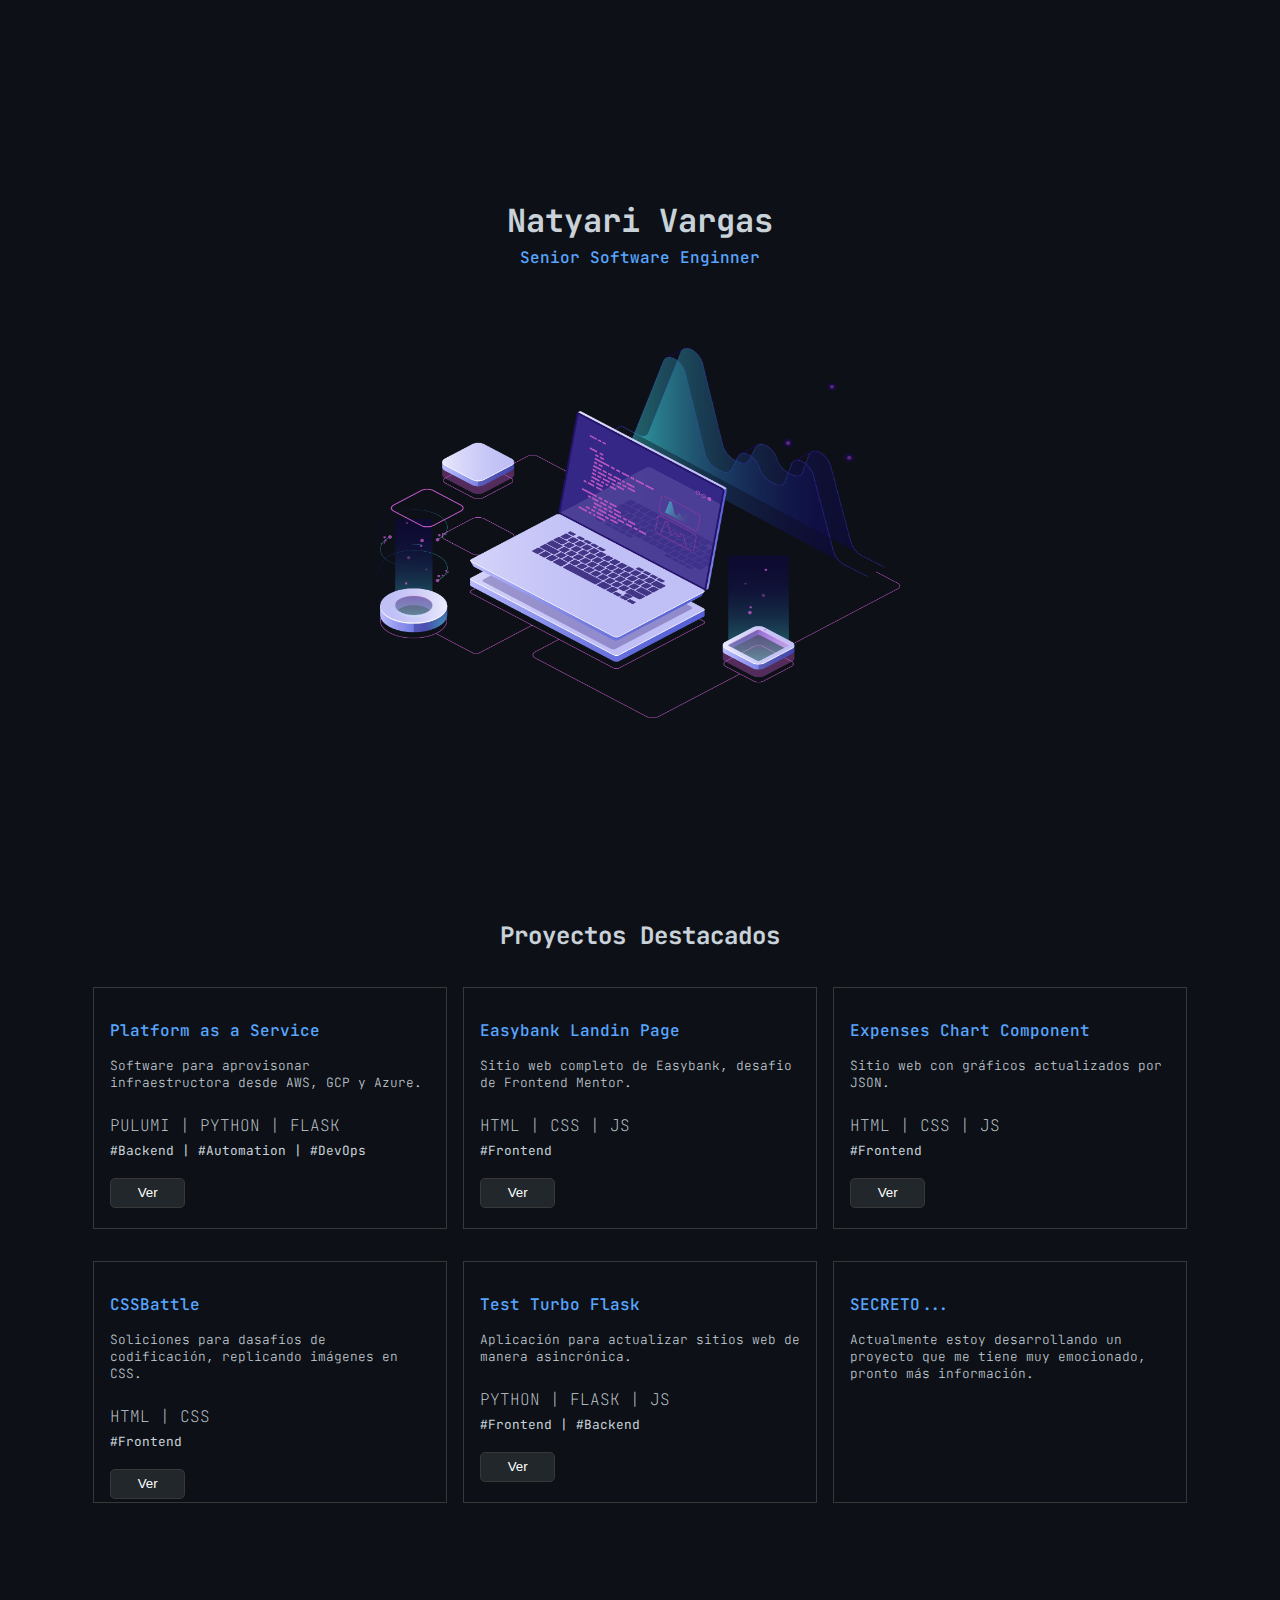
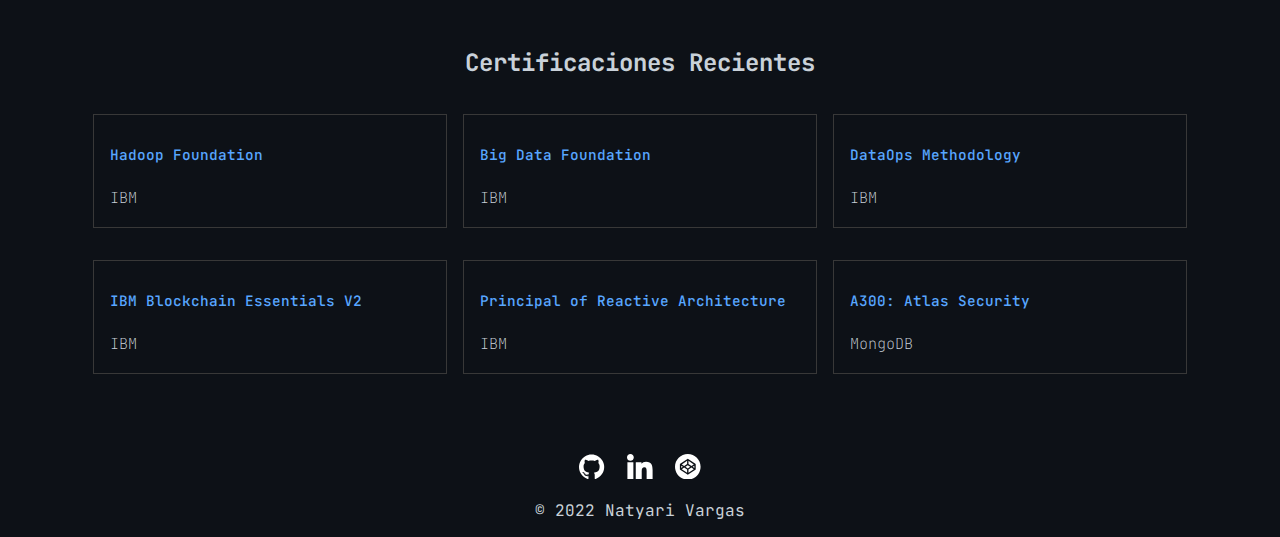
<file: index.html>
<!DOCTYPE html>
<html lang="es">
<head>
    <meta charset="UTF-8">
    <meta http-equiv="X-UA-Compatible" content="IE=edge">
    <meta name="viewport" content="width=device-width, initial-scale=1.0">
    <meta name="description" content="Web personal de Natyari, publicaciones sobre programación web, desarrollo de software y tecnología">
    <meta name="author" content="Natyari Vargas">
    <meta name="keywords" content="software, programación, natyari, desarrollo, web, apps, javascript, python, css">
    <title>Natyari </title>
    <link rel="icon" type="image/x-icon" href="/img/favicon.ico">
    <link rel="stylesheet" href="css/style.css">
    
    <!-- Global site tag (gtag.js) - Google Analytics -->
    <script async src="https://www.googletagmanager.com/gtag/js?id=G-Y2J79TVTE3"></script>
    <script>
        window.dataLayer = window.dataLayer || [];
        function gtag(){dataLayer.push(arguments);}
        gtag('js', new Date());

        gtag('config', 'G-Y2J79TVTE3');
    </script>
</head>
<body>
    <nav>
         <!--
        <div class="logo">
            N
        </div>
      
        <div class="menu">
            <ul>
                <li class="activate"> <a href="#" > About </a> </li>
                <li> <a href="#"> Blog </a> </li>
                <li> <a href="#"> Portfolio </a> </li>
                <li> <a href="#"> Contact </a> </li>
            </ul>
        </div>
        -->
    </nav>

    <div class="container-about">
        <div class="name">
           <h1>Natyari Vargas</h1> 
           <p class="pues">Senior Software Enginner </p>
        </div>
        <div class="image-header">
           <img src="img/img-header.png" alt="Imagen de header">
        </div>
    </div>

    <div class="container-proyectos">
        <h2>Proyectos Destacados</h2>
        <div class="pinned">
            <div class="proyecto">
                <p class="titulo-proyecto">Platform as a Service</p>
                <p class="descripcion">Software para aprovisonar infraestructora desde  AWS, GCP y Azure.</p>
                <p class="lenguajes">PULUMI | PYTHON | FLASK  </p>
                <p class="stack">#Backend | #Automation | #DevOps </p>
                <a href="https://github.com/Natvoc/platform-as-a-service" target="_blank">
                    <button>Ver </button>
                </a>
            </div>
            <div class="proyecto">
                <p class="titulo-proyecto">Easybank Landin Page</p>
                <p class="descripcion">Sitio web completo de Easybank, desafio de Frontend Mentor.</p>
                <p class="lenguajes">HTML | CSS | JS  </p>
                <p class="stack">#Frontend  </p>
                <a href="https://github.com/Natvoc/Test-Turbo-Flask" target="_blank">
                    <button> Ver </button>
                </a>
            </div>
            <div class="proyecto">
                <p class="titulo-proyecto">Expenses Chart Component</p>
                <p class="descripcion">Sitio web con gráficos actualizados por JSON.</p>
                <p class="lenguajes"> HTML | CSS | JS   </p>
                <p class="stack">#Frontend  </p>
                <a href="https://github.com/Natvoc/Expenses_chart_component" target="_blank">
                    <button>Ver </button>
                </a>
            </div>
        </div>
        <div class="pinned">
            <div class="proyecto">
                <p class="titulo-proyecto">CSSBattle</p>
                <p class="descripcion">Soliciones para dasafíos de codificación, replicando imágenes en CSS.</p>
                <p class="lenguajes">HTML | CSS   </p>
                <p class="stack">#Frontend  </p>
                <a href="https://github.com/Natvoc/CSS_Battle" target="_blank">
                    <button>Ver </button>
                </a>
            </div>
            <div class="proyecto">
                <p class="titulo-proyecto">Test Turbo Flask</p>
                <p class="descripcion">Aplicación para actualizar sitios web de manera asincrónica.</p>
                <p class="lenguajes">PYTHON | FLASK | JS  </p>
                <p class="stack">#Frontend | #Backend </p>
                <a href="https://github.com/Natvoc/Test-Turbo-Flask" target="_blank">
                    <button> Ver </button>
                </a>
            </div>
            <div class="proyecto">
                <p class="titulo-proyecto">SECRETO...</p>
                <p class="descripcion">Actualmente estoy desarrollando un proyecto que me tiene  muy emocionado, pronto más información.</p>
               
            </div>
            
        </div>
    </div>


    <div class="container-certificaciones">
        <h2>Certificaciones Recientes</h2>
        <div class="pinned-cer">
            <div class="certi">
                <p class="titulo-certi">Hadoop Foundation </p>
                <p class="empresa">IBM </p>
            </div>

            <div class="certi">
                <p class="titulo-certi">Big Data Foundation</p>
                <p class="empresa">IBM </p>
            </div>

            <div class="certi">
                <p class="titulo-certi">DataOps Methodology</p>
                <p class="empresa">IBM</p>
            </div>
        </div>
    </div>

    <div class="container-certificaciones">
        <div class="pinned-cer">
            <div class="certi">
                <p class="titulo-certi">IBM Blockchain Essentials V2</p>
                <p class="empresa">IBM </p>
            </div>

            <div class="certi">
                <p class="titulo-certi">Principal of Reactive Architecture</p>
                <p class="empresa">IBM </p>
            </div>

            <div class="certi">
                <p class="titulo-certi">A300: Atlas Security</p>
                <p class="empresa">MongoDB</p>
            </div>
        </div>
    </div>
    <footer>
        <div class="redes">
            <a href="https://github.com/Natvoc" target="_blank">
                <svg  viewBox="0 -0.5 25 25" xmlns="http://www.w3.org/2000/svg"><path d="m12.301 0h.093c2.242 0 4.34.613 6.137 1.68l-.055-.031c1.871 1.094 3.386 2.609 4.449 4.422l.031.058c1.04 1.769 1.654 3.896 1.654 6.166 0 5.406-3.483 10-8.327 11.658l-.087.026c-.063.02-.135.031-.209.031-.162 0-.312-.054-.433-.144l.002.001c-.128-.115-.208-.281-.208-.466 0-.005 0-.01 0-.014v.001q0-.048.008-1.226t.008-2.154c.007-.075.011-.161.011-.249 0-.792-.323-1.508-.844-2.025.618-.061 1.176-.163 1.718-.305l-.076.017c.573-.16 1.073-.373 1.537-.642l-.031.017c.508-.28.938-.636 1.292-1.058l.006-.007c.372-.476.663-1.036.84-1.645l.009-.035c.209-.683.329-1.468.329-2.281 0-.045 0-.091-.001-.136v.007c0-.022.001-.047.001-.072 0-1.248-.482-2.383-1.269-3.23l.003.003c.168-.44.265-.948.265-1.479 0-.649-.145-1.263-.404-1.814l.011.026c-.115-.022-.246-.035-.381-.035-.334 0-.649.078-.929.216l.012-.005c-.568.21-1.054.448-1.512.726l.038-.022-.609.384c-.922-.264-1.981-.416-3.075-.416s-2.153.152-3.157.436l.081-.02q-.256-.176-.681-.433c-.373-.214-.814-.421-1.272-.595l-.066-.022c-.293-.154-.64-.244-1.009-.244-.124 0-.246.01-.364.03l.013-.002c-.248.524-.393 1.139-.393 1.788 0 .531.097 1.04.275 1.509l-.01-.029c-.785.844-1.266 1.979-1.266 3.227 0 .025 0 .051.001.076v-.004c-.001.039-.001.084-.001.13 0 .809.12 1.591.344 2.327l-.015-.057c.189.643.476 1.202.85 1.693l-.009-.013c.354.435.782.793 1.267 1.062l.022.011c.432.252.933.465 1.46.614l.046.011c.466.125 1.024.227 1.595.284l.046.004c-.431.428-.718 1-.784 1.638l-.001.012c-.207.101-.448.183-.699.236l-.021.004c-.256.051-.549.08-.85.08-.022 0-.044 0-.066 0h.003c-.394-.008-.756-.136-1.055-.348l.006.004c-.371-.259-.671-.595-.881-.986l-.007-.015c-.198-.336-.459-.614-.768-.827l-.009-.006c-.225-.169-.49-.301-.776-.38l-.016-.004-.32-.048c-.023-.002-.05-.003-.077-.003-.14 0-.273.028-.394.077l.007-.003q-.128.072-.08.184c.039.086.087.16.145.225l-.001-.001c.061.072.13.135.205.19l.003.002.112.08c.283.148.516.354.693.603l.004.006c.191.237.359.505.494.792l.01.024.16.368c.135.402.38.738.7.981l.005.004c.3.234.662.402 1.057.478l.016.002c.33.064.714.104 1.106.112h.007c.045.002.097.002.15.002.261 0 .517-.021.767-.062l-.027.004.368-.064q0 .609.008 1.418t.008.873v.014c0 .185-.08.351-.208.466h-.001c-.119.089-.268.143-.431.143-.075 0-.147-.011-.214-.032l.005.001c-4.929-1.689-8.409-6.283-8.409-11.69 0-2.268.612-4.393 1.681-6.219l-.032.058c1.094-1.871 2.609-3.386 4.422-4.449l.058-.031c1.739-1.034 3.835-1.645 6.073-1.645h.098-.005zm-7.64 17.666q.048-.112-.112-.192-.16-.048-.208.032-.048.112.112.192.144.096.208-.032zm.497.545q.112-.08-.032-.256-.16-.144-.256-.048-.112.08.032.256.159.157.256.047zm.48.72q.144-.112 0-.304-.128-.208-.272-.096-.144.08 0 .288t.272.112zm.672.673q.128-.128-.064-.304-.192-.192-.32-.048-.144.128.064.304.192.192.32.044zm.913.4q.048-.176-.208-.256-.24-.064-.304.112t.208.24q.24.097.304-.096zm1.009.08q0-.208-.272-.176-.256 0-.256.176 0 .208.272.176.256.001.256-.175zm.929-.16q-.032-.176-.288-.144-.256.048-.224.24t.288.128.225-.224z"/></svg>
            </a>
            <a href="https://www.linkedin.com/in/natyari-vargas-oconitrillo-78262110a/" target="_blank">
                <svg version="1.1" id="Layer_1" xmlns="http://www.w3.org/2000/svg" xmlns:xlink="http://www.w3.org/1999/xlink" x="0px" y="0px"viewBox="0 0 310 310" style="enable-background:new 0 0 310 310;" xml:space="preserve"><g id="XMLID_801_">	<path id="XMLID_802_" d="M72.16,99.73H9.927c-2.762,0-5,2.239-5,5v199.928c0,2.762,2.238,5,5,5H72.16c2.762,0,5-2.238,5-5V104.73 C77.16,101.969,74.922,99.73,72.16,99.73z"/>	<path id="XMLID_803_" d="M41.066,0.341C18.422,0.341,0,18.743,0,41.362C0,63.991,18.422,82.4,41.066,82.4c22.626,0,41.033-18.41,41.033-41.038C82.1,18.743,63.692,0.341,41.066,0.341z"/><path id="XMLID_804_" d="M230.454,94.761c-24.995,0-43.472,10.745-54.679,22.954V104.73c0-2.761-2.238-5-5-5h-59.599c-2.762,0-5,2.239-5,5v199.928c0,2.762,2.238,5,5,5h62.097c2.762,0,5-2.238,5-5v-98.918c0-33.333,9.054-46.319,32.29-46.319c25.306,0,27.317,20.818,27.317,48.034v97.204c0,2.762,2.238,5,5,5H305c2.762,0,5-2.238,5-5V194.995C310,145.43,300.549,94.761,230.454,94.761z"/></g><g></g><g></g><g></g><g></g><g></g><g></g><g></g><g></g><g></g><g></g><g></g><g></g><g></g><g></g><g></g></svg>
            </a>
            <a href="https://codepen.io/natvoc" target="_blank">
                <svg viewBox="0 0 24 24" role="img" xmlns="http://www.w3.org/2000/svg"><title>CodePen icon</title><path d="M18.144 13.067v-2.134L16.55 12zm1.276 1.194a.628.628 0 01-.006.083l-.005.028-.011.053-.01.031c-.005.016-.01.031-.017.047l-.014.03a.78.78 0 01-.021.043l-.019.03a.57.57 0 01-.08.1l-.026.025a.602.602 0 01-.036.03l-.029.022-.01.008-6.782 4.522a.637.637 0 01-.708 0L4.864 14.79l-.01-.008a.599.599 0 01-.065-.052l-.026-.025-.032-.034-.021-.028a.588.588 0 01-.067-.11l-.014-.031a.644.644 0 01-.017-.047l-.01-.03c-.004-.018-.008-.036-.01-.054l-.006-.028a.628.628 0 01-.006-.083V9.739c0-.028.002-.055.006-.083l.005-.027.011-.054.01-.03a.574.574 0 01.12-.217l.031-.034.026-.025a.62.62 0 01.065-.052l.01-.008 6.782-4.521a.638.638 0 01.708 0l6.782 4.521.01.008.03.022.035.03c.01.008.017.016.026.025a.545.545 0 01.08.1l.019.03a.633.633 0 01.021.043l.014.03c.007.016.012.032.017.047l.01.031c.004.018.008.036.01.054l.006.027a.619.619 0 01.006.083zM12 0C5.373 0 0 5.372 0 12 0 18.627 5.373 24 12 24c6.628 0 12-5.372 12-12 0-6.627-5.372-12-12-12m0 10.492L9.745 12 12 13.51 14.255 12zm.638 4.124v2.975l4.996-3.33-2.232-1.493zm-6.272-.356l4.996 3.33v-2.974l-2.764-1.849zm11.268-4.52l-4.996-3.33v2.974l2.764 1.85zm-6.272-.356V6.41L6.366 9.74l2.232 1.493zm-5.506 1.549v2.134L7.45 12Z"/></svg>
            </a>
        </div>
        <span>© 2022  Natyari Vargas</span>
    </footer>


    
</body>
</html>
</file>
<file: css/style.css>
@import url('https://fonts.googleapis.com/css2?family=Pacifico&display=swap');
@import url('https://fonts.googleapis.com/css2?family=JetBrains+Mono:wght@100;200;300;500&display=swap');


body{ 
    margin: 0;
    padding: 0;
    background-color: #0D1117;
    color: #c9d1d9;
    font-family: 'JetBrains Mono', monospace;
}
a{
    text-decoration: none;
}

/*---------------Versión Móvil--------------*/


    /*INICIA MENU*/

nav{
    display: flex;
    justify-content: left;
}
nav .logo{
    font-family: 'Pacifico', cursive;
    color: #8b949B;
    font-size: 2em;
    margin-top: 0.7em;
    margin-left: 0.7em;
    width: 20%;
}
.menu{
    display: flex;
    justify-content: right;
    width: 80%;
    margin-top: 1em;
}
.menu ul{
    list-style: none; 
    margin-right: 1.3em;
}
.menu li {
    display: inline;
    font-size: 1.3em;
    margin: 0.2em;
    font-weight: 300;
}
li a{
    color: #8b949B;
}
    /*TERMINA MENU*/

    /*INICIA CONTAINER-ABOUT*/

.container-about{
    display: flex;
    flex-direction: column;
    justify-content: center;
    align-items: center;
    text-align: center;
    height: 100vh;
   
}
.name{
    font-weight: 500;
    
}
.name .pues{
    color: #58a6ff;
    margin-top: -1em;
}
.image-header img{
    width: 350px;
    height: 235px;
    margin-top: 4em;
}
    /*TERMINA CONTAINER-ABOUT*/

    /*INICIA CONTAINER-PROYECTOS*/
.container-proyectos{
    margin-bottom: 8em;
}
.container-proyectos h2{
    text-align: center;    
}
.pinned{
    display: flex;
    align-items: center;
    justify-content: center;
    flex-direction: column;
}
.proyecto{
    width: 20em;
    height: 13em;
    border: solid rgb(56, 56, 56) 1px;
    padding: 1em;
    margin: 1em 0 1em 0;
}
.proyecto .titulo-proyecto{
    font-weight: 500;
    font-size: 1em;
    color: #58a6ff;
}
.proyecto .descripcion{
    font-weight: 200;
    font-size: 0.8em;
}
button{
    background-color: #21272b; 
    border: solid rgb(56, 56, 56) 1px;
    padding: 0.5em 2em 0.5em 2em;
    border-radius: 5px;
    color: #ffff;
}
.stack{
    font-size: 0.8em;
    margin-bottom: 1.5em;
    margin-top: -0.8em;
}
    /*TERMINA CONTAINER-PROYECTOS*/

    /*INICIA CONTAINER-CERTIFICACIONES*/
    
    .container-certificaciones h2{
        text-align: center;    
    }
    .pinned-cer{
        display: flex;
        align-items: center;
        justify-content: center;
        flex-direction: column;
    }
    .certi{
        width: 20em;
        height: 4em;
        border: solid rgb(56, 56, 56) 1px;
        padding: 1em;
        margin: 1em 0 1em 0;
    }
    .certi .titulo-certi{
        font-weight: 500;
        font-size: 0.9em;
        color: #58a6ff;
    }

    footer{
        width: 100%;
        margin-top: 4em;
        margin-bottom: 1em;
        display: flex;
        align-items: center;
        justify-content: center;
        flex-direction: column;
    }
    .redes{
        display: flex;
        align-items: center;
        justify-content: center;
        flex-direction: row;
    }
    .redes svg{
       fill:#fff;
       width: 1.6em;
       height: 1.6em;
       margin: 0 0.7em 1em 0.7em

    }

/*------------------------Versión PC------------------------*/

@media (min-width: 600px) {

    /*INICIA CONTAINER-ABOUT*/

.container-about{
    display: flex;
    flex-direction: column;
    justify-content: center;
    align-items: center;
    text-align: center;
    height: 100vh;

}
.image-header img{
    width: 520px;
    height: 370px;
    
}
    /*TERMINA CONTAINER-ABOUT*/

    /*INICIA CONTAINER-PROYECTOS*/
.pinned{
    display: flex;
    align-items: center;
    justify-content: center;
    flex-direction: row;
}
.proyecto{
    width: 20em;
    height: 13em;
    border: solid rgb(56, 56, 56) 1px;
    padding: 1em;
    margin: 1em 0.5em 1em 0.5em;

}
.proyecto .lenguajes{
    font-weight: 100;
    margin-top: 1.5em;
   
}
 /*TERMINA CONTAINER-PROYECTOS*/

 /*INICIA CONTAINER-CERTIFICACIONES*/

 .pinned-cer{
    display: flex;
    align-items: center;
    justify-content: center;
    flex-direction: row;
}
.certi{
    width: 20em;
    height:5em;
    border: solid rgb(56, 56, 56) 1px;
    padding: 1em;
    margin: 1em 0.5em 1em 0.5em;

}
.certi .empresa{
    font-weight: 100;
    margin-top: 1.5em;
    margin-bottom: 1.5em;
    font-size: 0.95em;
}

  }
</file>
